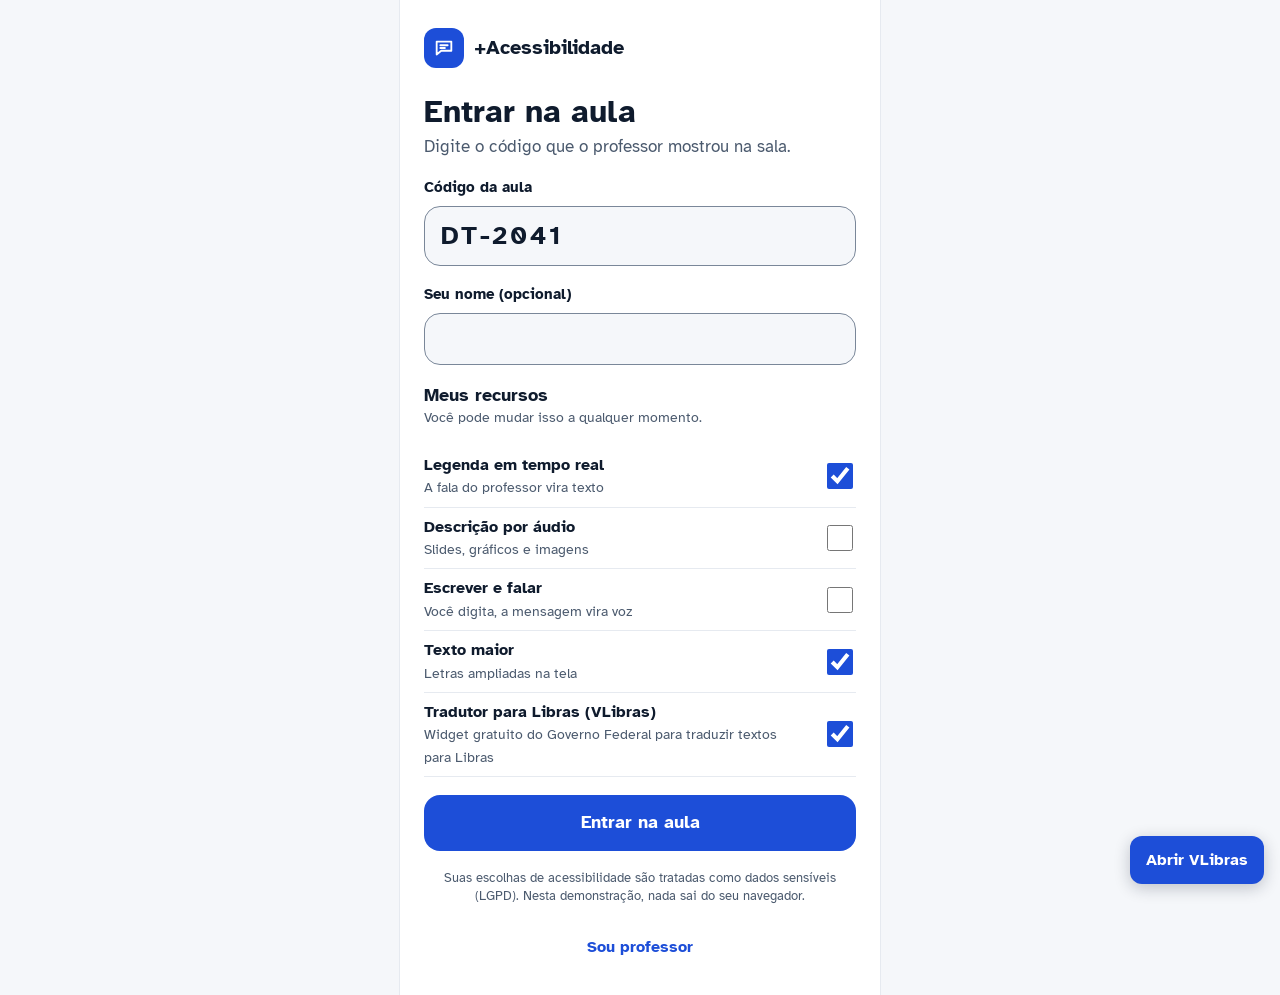
<file: index.html>
<!doctype html>
<html lang="pt-BR">
<head>
<meta charset="utf-8"><meta name="viewport" content="width=device-width,initial-scale=1">
<title>Entrar na aula · +Acessibilidade</title>
<link href="https://fonts.googleapis.com/css2?family=Atkinson+Hyperlegible:wght@400;700&display=swap" rel="stylesheet">
<link rel="stylesheet" href="css/styles.css">
</head>
<body>
<main class="app pad stack" style="gap:18px">
  <div class="brand"><span class="logo"><svg aria-hidden="true" width="22" height="22" viewBox="0 0 24 24" fill="none" stroke="#fff" stroke-width="2" stroke-linecap="round" stroke-linejoin="round"><path d="M4 5h16v10H9l-5 4z"/><path d="M8 9h8M8 12h5"/></svg></span>+Acessibilidade</div>
  <div style="margin-top:8px"><h1 style="font-size:32px;line-height:1.1">Entrar na aula</h1>
  <p class="muted" style="font-size:17px;margin-top:6px">Digite o código que o professor mostrou na sala.</p></div>
  <form id="f" class="stack" style="gap:18px" novalidate>
    <div class="stack" style="gap:8px">
      <label class="lbl" for="codigo">Código da aula</label>
      <input id="codigo" class="field code" value="DT-2041" autocomplete="off" autocapitalize="characters" spellcheck="false">
      <p id="err" class="err" role="alert" hidden></p>
    </div>
    <div class="stack" style="gap:8px">
      <label class="lbl" for="nome">Seu nome (opcional)</label>
      <input id="nome" class="field" autocomplete="given-name" maxlength="30">
    </div>
    <div><h2 style="font-size:18px">Meus recursos</h2><p class="muted small">Você pode mudar isso a qualquer momento.</p></div>
    <div>
      <label class="opt"><span><b>Legenda em tempo real</b><small>A fala do professor vira texto</small></span><input type="checkbox" name="res" value="legenda" checked></label>
      <label class="opt"><span><b>Descrição por áudio</b><small>Slides, gráficos e imagens</small></span><input type="checkbox" name="res" value="descricao"></label>
      <label class="opt"><span><b>Escrever e falar</b><small>Você digita, a mensagem vira voz</small></span><input type="checkbox" name="res" value="escrever"></label>
      <label class="opt"><span><b>Texto maior</b><small>Letras ampliadas na tela</small></span><input type="checkbox" name="res" value="grande" checked></label>
      <label class="opt"><span><b>Tradutor para Libras (VLibras)</b><small>Widget gratuito do Governo Federal para traduzir textos para Libras</small></span><input type="checkbox" name="res" value="libras" checked></label>
    </div>
    <button class="btn" type="submit">Entrar na aula</button>
    <p class="fine">Suas escolhas de acessibilidade são tratadas como dados sensíveis (LGPD). Nesta demonstração, nada sai do seu navegador.</p>
  </form>
  <a class="btn ghost" href="professor.html">Sou professor</a>
</main>
<script src="js/common.js"></script>
<script src="js/entrar.js"></script>
</body>
</html>
</file>
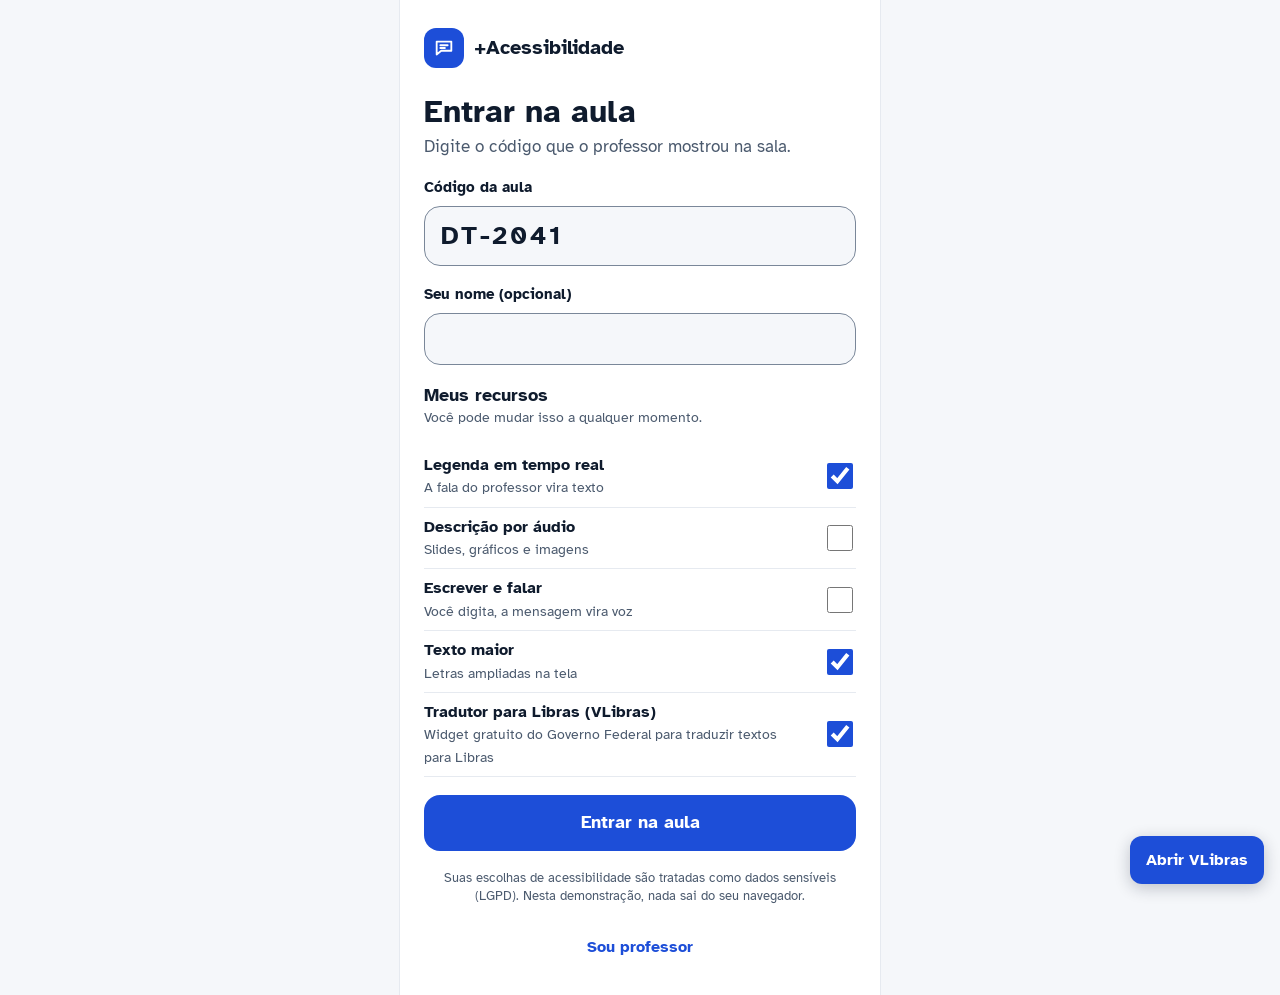
<file: aluno.html>
<!doctype html>
<html lang="pt-BR">
<head>
<meta charset="utf-8"><meta name="viewport" content="width=device-width,initial-scale=1">
<title>App do estudante · +Acessibilidade</title>
<link href="https://fonts.googleapis.com/css2?family=Atkinson+Hyperlegible:wght@400;700&display=swap" rel="stylesheet">
<link rel="stylesheet" href="css/styles.css">
</head>
<body>
<div class="app" id="app">
  <header class="head">
    <div class="row">
      <div class="brand sm"><span class="logo"><svg aria-hidden="true" width="18" height="18" viewBox="0 0 24 24" fill="none" stroke="#fff" stroke-width="2" stroke-linecap="round" stroke-linejoin="round"><path d="M4 5h16v10H9l-5 4z"/><path d="M8 9h8M8 12h5"/></svg></span>+Acessibilidade</div>
      <button id="big" class="aa" data-act="big" aria-label="Texto maior" aria-pressed="false">Aa</button>
    </div>
    <div class="stack" style="gap:6px"><h1 id="title" class="t"></h1><p id="status" class="live"></p></div>
  </header>
  <div id="banner" class="banner" role="status" hidden>Aula encerrada. O resumo e a transcrição estão em Revisar.</div>
  <main id="main" class="main"></main>
  <section id="quick" class="quick" aria-label="Avisar o professor">
    <div class="kick">AVISAR O PROFESSOR</div>
    <div><button data-act="repeat">Repetir</button><button data-act="slow">Mais devagar</button><button data-act="doubt">Tenho dúvida</button></div>
  </section>
  <div id="toast" class="toast" role="status" hidden></div>
  <nav id="nav" class="nav" aria-label="Menu do aplicativo"></nav>
</div>
<script src="js/common.js"></script>
<script src="js/aluno.js"></script>
</body>
</html>
</file>
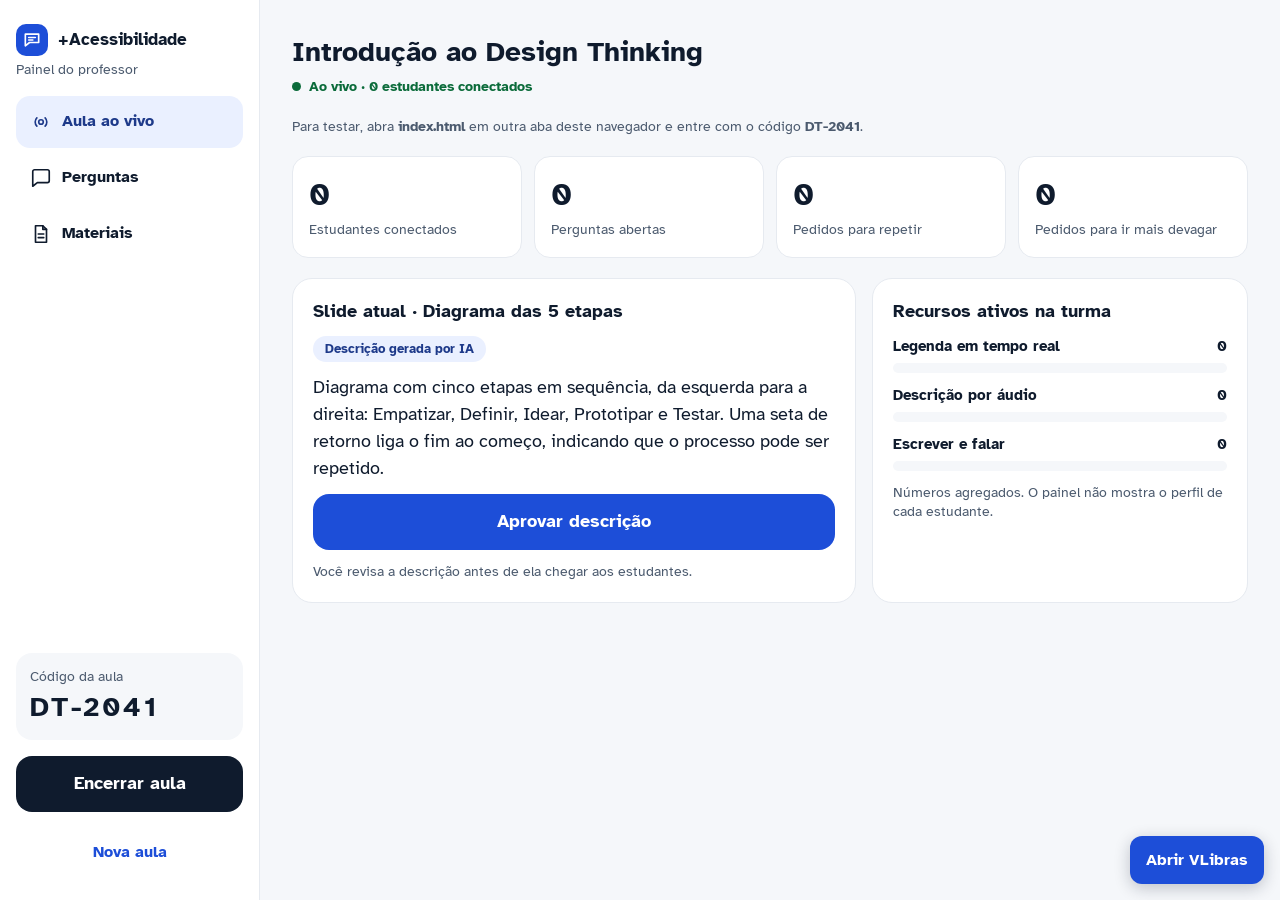
<file: professor.html>
<!doctype html>
<html lang="pt-BR">
<head>
<meta charset="utf-8"><meta name="viewport" content="width=device-width,initial-scale=1">
<title>Painel do professor · +Acessibilidade</title>
<link href="https://fonts.googleapis.com/css2?family=Atkinson+Hyperlegible:wght@400;700&display=swap" rel="stylesheet">
<link rel="stylesheet" href="css/styles.css">
</head>
<body>
<div class="prof">
  <aside class="side">
    <div class="stack" style="gap:4px">
      <div class="brand sm"><span class="logo"><svg aria-hidden="true" width="20" height="20" viewBox="0 0 24 24" fill="none" stroke="#fff" stroke-width="2" stroke-linecap="round" stroke-linejoin="round"><path d="M4 5h16v10H9l-5 4z"/><path d="M8 9h8M8 12h5"/></svg></span>+Acessibilidade</div>
      <span class="muted small">Painel do professor</span>
    </div>
    <nav id="nav" aria-label="Menu do professor"></nav>
    <div class="spacer"></div>
    <div class="codebox"><span class="muted small">Código da aula</span><b id="code"></b></div>
    <button id="end" class="btn dark" data-act="end"></button>
    <button class="btn ghost" data-act="new">Nova aula</button>
  </aside>
  <main id="pmain" class="pmain"></main>
</div>
<div id="toast" class="toast" role="status" hidden style="position:fixed;bottom:16px;left:50%;transform:translateX(-50%)"></div>
<script src="js/common.js"></script>
<script src="js/professor.js"></script>
</body>
</html>
</file>
<file: css/styles.css>
:root{--ink:#0f1b2d;--muted:#4b5a6e;--soft:#f5f7fa;--line:#e6eaf0;--blue:#1d4ed8;--blue-d:#1e3a8a;--blue-s:#eaf0ff;--green:#0b6b3a;--green-s:#e6f5ec;--green-d:#0b4a28;--yellow:#fff3c4;--ring:#7a8799}
*{box-sizing:border-box}[hidden]{display:none!important}
body{margin:0;font-family:'Atkinson Hyperlegible',system-ui,sans-serif;color:var(--ink);background:var(--soft);line-height:1.4}
h1,h2,p{margin:0}button,input,textarea{font:inherit;color:inherit}
:focus-visible{outline:3px solid var(--blue);outline-offset:2px}
.app{max-width:480px;min-height:100dvh;margin:0 auto;background:#fff;display:flex;flex-direction:column;box-shadow:0 0 0 1px var(--line);--cap:19px;--desc:18px}
.app.big{--cap:24px;--desc:21px}
.pad{padding:28px 24px 24px;gap:18px}
.brand{display:flex;align-items:center;gap:10px;font-weight:700;font-size:20px}.brand.sm{font-size:17px}
.logo{width:40px;height:40px;border-radius:12px;background:var(--blue);display:grid;place-items:center;flex:none}.sm .logo{width:32px;height:32px;border-radius:10px}
.muted{color:var(--muted)}.small{font-size:14px}.fine{font-size:13px;color:var(--muted);text-align:center}
.lbl{font-size:15px;font-weight:700}
.field{width:100%;height:52px;padding:0 16px;font-size:18px;background:var(--soft);border:1.5px solid var(--ring);border-radius:16px}
.code{height:60px;font-size:26px;font-weight:700;letter-spacing:3px;text-transform:uppercase}
.opt{display:flex;align-items:center;justify-content:space-between;gap:16px;min-height:60px;padding:8px 0;border-bottom:1px solid var(--line);cursor:pointer}
.opt b{display:block;font-size:16px}.opt small{color:var(--muted);font-size:14px}
.opt input{width:26px;height:26px;accent-color:var(--blue);flex:none}
.btn{display:flex;align-items:center;justify-content:center;gap:10px;min-height:56px;padding:0 20px;border:0;border-radius:16px;background:var(--blue);color:#fff;font-size:18px;font-weight:700;cursor:pointer;text-decoration:none}
.btn.soft{background:var(--blue-s);color:var(--blue-d)}.btn.ghost{background:transparent;color:var(--blue);min-height:48px;font-size:16px}.btn.dark{background:var(--ink)}.btn.ok{background:var(--green-s);color:var(--green-d)}.btn:disabled{background:#dce4f3;color:var(--muted);cursor:default}
.err{color:#b00020;font-weight:700;font-size:15px}
.stack{display:flex;flex-direction:column;gap:14px}
/* estudante */
.head{padding:20px 24px 12px;display:flex;flex-direction:column;gap:14px}.row{display:flex;align-items:center;justify-content:space-between}
.aa{width:44px;height:44px;border:0;border-radius:14px;background:var(--soft);font-weight:700;cursor:pointer}.aa[aria-pressed=true]{background:var(--blue-s);color:var(--blue-d)}
.t{font-size:22px;line-height:1.2}
.live{display:flex;align-items:center;gap:8px;font-size:14px;font-weight:700;color:var(--green)}.live i{width:9px;height:9px;border-radius:50%;background:currentColor}.live.off{color:var(--muted)}.live span{font-weight:400;color:var(--muted)}
.main{flex:1;min-height:0;overflow-y:auto;padding:8px 24px 16px;display:flex;flex-direction:column;gap:14px}
.kick{font-size:13px;font-weight:700;letter-spacing:.5px;color:var(--muted)}
.cap{margin:0;padding:0 14px;line-height:1.4;font-size:var(--cap);color:var(--muted)}.cap.now{padding:12px 14px;border-radius:14px;background:var(--yellow);color:var(--ink);font-weight:700}
.pill{align-self:flex-start;font-size:13px;font-weight:700;background:var(--blue-s);color:var(--blue-d);padding:4px 12px;border-radius:999px}.pill.ok{background:var(--green-s);color:var(--green-d)}
.slide{background:var(--soft);border-radius:20px;padding:22px 12px;display:flex;flex-direction:column;gap:18px}.slide h2{font-size:15px;text-align:center}
.steps{display:flex;gap:2px}.step{flex:1;display:flex;flex-direction:column;align-items:center;gap:8px;font-size:12px}.step b{width:34px;height:34px;border-radius:50%;background:var(--blue);color:#fff;display:grid;place-items:center;font-size:14px}
.desc{font-size:var(--desc);line-height:1.5}
textarea.field{height:auto;padding:14px;line-height:1.4;resize:none}
.chips{display:flex;flex-wrap:wrap;gap:8px}.chip{min-height:44px;padding:8px 16px;border:0;border-radius:22px;background:var(--soft);font-size:15px;text-align:left;cursor:pointer}
.sent div{padding:12px 14px;border-radius:14px;background:var(--green-s);color:var(--green-d);font-size:15px;margin-top:6px}
.seg{display:flex;gap:4px;background:var(--soft);border-radius:16px;padding:4px}.seg button{flex:1;height:44px;border:0;border-radius:12px;background:transparent;font-size:15px;font-weight:700;color:var(--muted);cursor:pointer}.seg button[aria-pressed=true]{background:#fff;color:var(--ink);box-shadow:0 1px 3px rgba(15,27,45,.18)}
.sum{font-size:18px;line-height:1.55}.tags{display:flex;flex-wrap:wrap;gap:8px}.tags span{padding:8px 14px;border-radius:999px;background:var(--blue-s);color:var(--blue-d);font-size:15px;font-weight:700}
.tl{display:flex;gap:12px}.tl time{width:44px;flex:none;font-size:14px;font-weight:700;color:var(--muted);padding-top:3px}.tl p{font-size:17px;line-height:1.45}
.file{display:flex;align-items:center;gap:12px;padding:12px 0;border-bottom:1px solid var(--line)}.file div{flex:1;display:flex;flex-direction:column}.file b{font-size:16px}.file span{font-size:14px;color:var(--muted)}.file button{height:44px;padding:0 8px;border:0;background:transparent;color:var(--blue);font-weight:700;cursor:pointer}
.quick{padding:8px 24px 12px;display:flex;flex-direction:column;gap:8px}.quick div{display:flex;gap:8px}.quick button{flex:1;height:48px;border:0;border-radius:24px;background:var(--soft);font-size:14px;font-weight:700;cursor:pointer}
.toast{margin:0 24px 12px;padding:12px 16px;background:var(--ink);color:#fff;border-radius:14px;font-size:15px}
.banner{margin:0 24px 8px;padding:12px 14px;border-radius:14px;background:var(--green-s);color:var(--green-d);font-weight:700;font-size:15px}
.nav{display:flex;padding:8px 12px 20px;background:#fff;border-top:1px solid var(--line)}.nav button{flex:1;display:flex;flex-direction:column;align-items:center;gap:4px;padding:6px 0;border:0;background:transparent;color:var(--muted);font-size:13px;font-weight:700;cursor:pointer}.nav i{width:60px;height:32px;border-radius:16px;display:grid;place-items:center}.nav [aria-current=page]{color:var(--blue)}.nav [aria-current=page] i{background:var(--blue-s)}
/* professor */
.prof{display:grid;grid-template-columns:260px 1fr;min-height:100dvh}
.side{background:#fff;border-right:1px solid var(--line);padding:24px 16px;display:flex;flex-direction:column;gap:16px}
.side nav{display:flex;flex-direction:column;gap:4px}.side nav button{display:flex;align-items:center;gap:10px;height:52px;padding:0 14px;border:0;border-radius:14px;background:transparent;font-size:16px;font-weight:700;cursor:pointer;text-align:left}.side nav [aria-current=page]{background:var(--blue-s);color:var(--blue-d)}
.badge{margin-left:auto;min-width:24px;padding:2px 8px;border-radius:999px;background:var(--blue);color:#fff;font-size:13px;text-align:center}
.codebox{background:var(--soft);border-radius:16px;padding:14px;display:flex;flex-direction:column}.codebox b{font-size:28px;letter-spacing:3px}
.spacer{flex:1}
.pmain{padding:32px;display:flex;flex-direction:column;gap:20px;min-width:0}.pmain h1{font-size:28px}
.tiles{display:grid;grid-template-columns:repeat(4,1fr);gap:12px}.tile{background:#fff;border:1px solid var(--line);border-radius:16px;padding:16px}.tile b{display:block;font-size:32px}.tile span{font-size:14px;color:var(--muted)}
.cols{display:grid;grid-template-columns:3fr 2fr;gap:16px}.card{background:#fff;border:1px solid var(--line);border-radius:20px;padding:20px;display:flex;flex-direction:column;gap:12px}.card h2{font-size:18px}
.bar{height:10px;border-radius:5px;background:var(--soft)}.bar i{display:block;height:100%;border-radius:5px;background:var(--blue)}.bl{display:flex;justify-content:space-between;font-size:15px;font-weight:700;margin-bottom:6px}
.q{display:flex;gap:14px;align-items:flex-start;padding:14px 0;border-bottom:1px solid var(--line)}.q>div:nth-child(2){flex:1}.q .btn{min-height:44px;font-size:15px}.q.done p{color:var(--muted)}
.av{width:40px;height:40px;border-radius:50%;background:var(--blue-s);color:var(--blue-d);display:grid;place-items:center;font-weight:700;flex:none}
@media(max-width:900px){.prof{grid-template-columns:1fr}.side{border-right:0;border-bottom:1px solid var(--line)}.tiles{grid-template-columns:repeat(2,1fr)}.cols{grid-template-columns:1fr}.pmain{padding:20px}}
@media(prefers-reduced-motion:no-preference){.btn{transition:transform .12s}.btn:active{transform:scale(.98)}}

/* Widget oficial de Libras: manter o controle acessível acima do layout. */
[vw].enabled{z-index:2147483000!important}
.vlibras-fallback{position:fixed;right:16px;bottom:16px;z-index:2147483647;display:inline-flex;align-items:center;justify-content:center;min-height:48px;padding:10px 16px;border-radius:12px;background:#1d4ed8;color:#fff;font-weight:700;text-decoration:none;box-shadow:0 4px 16px rgba(15,27,45,.24)}
.vlibras-fallback:focus-visible{outline:3px solid #0f1b2d;outline-offset:3px}
</file>
